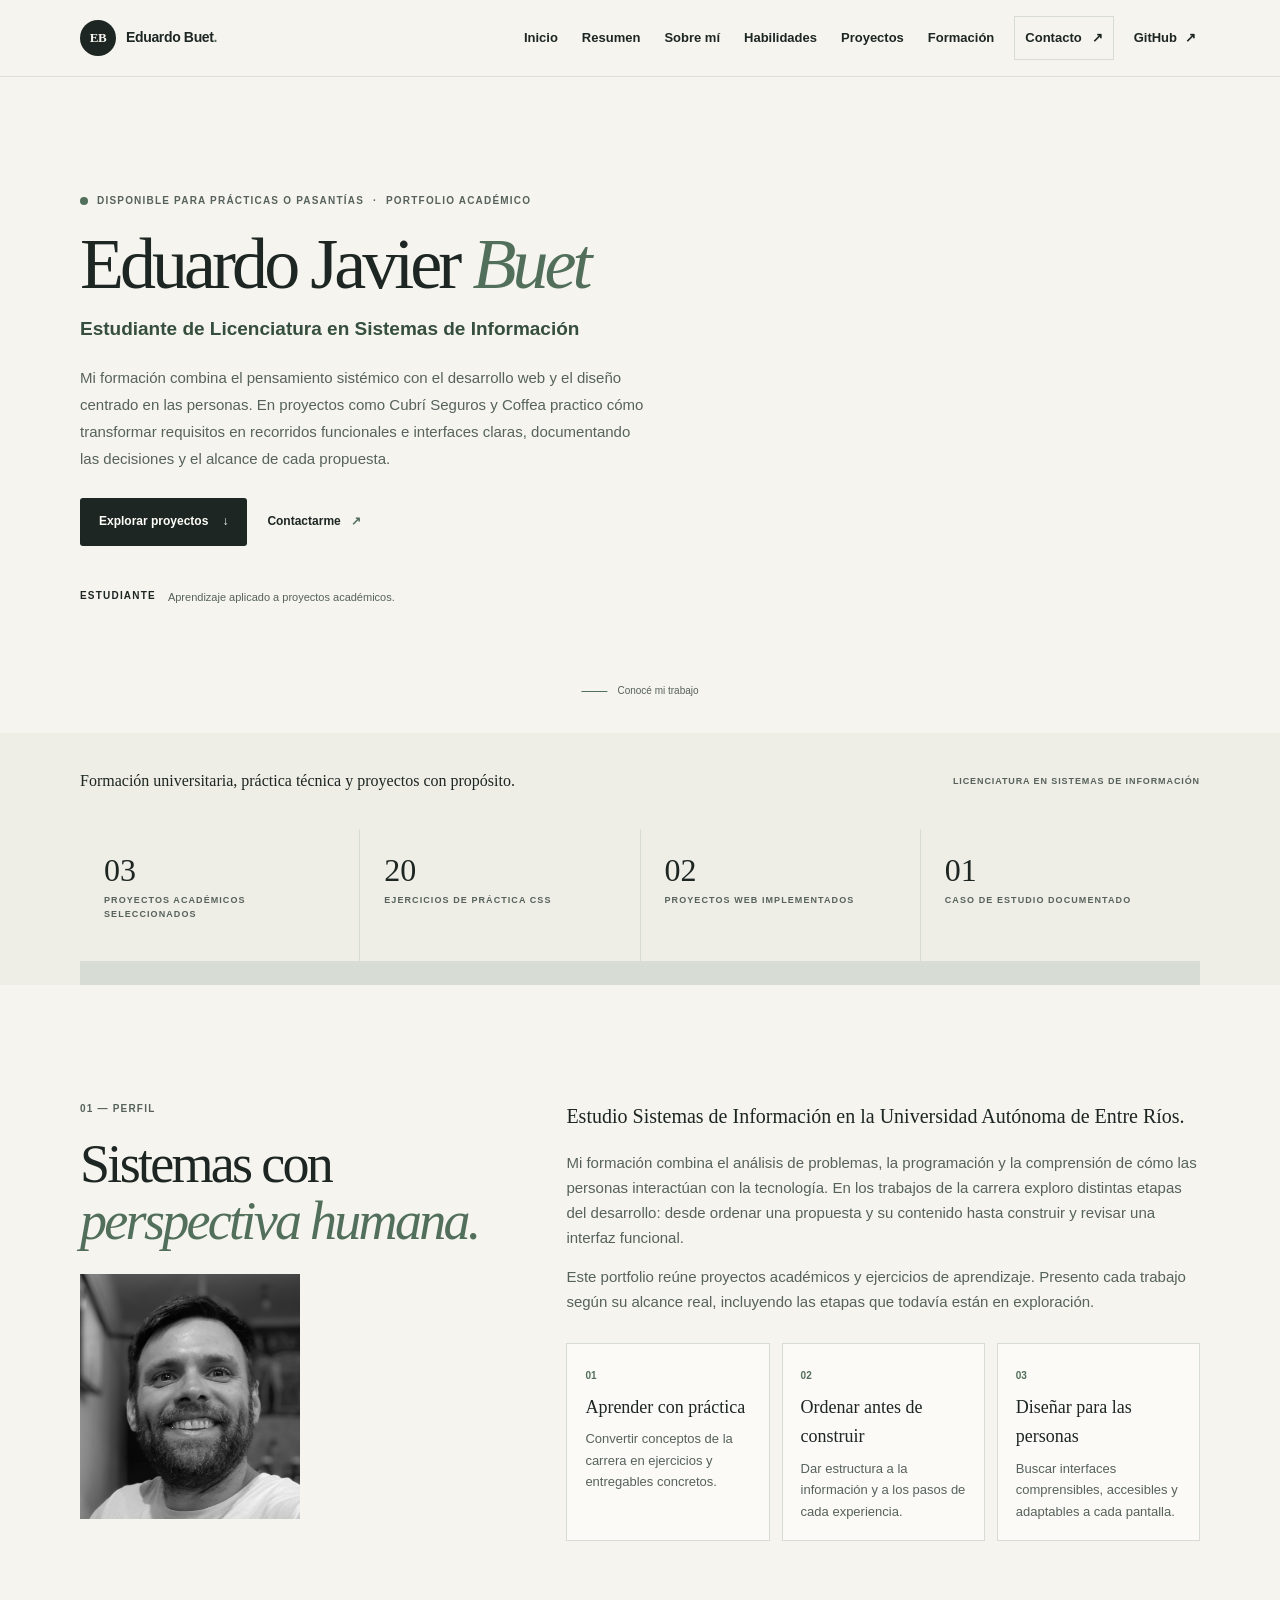
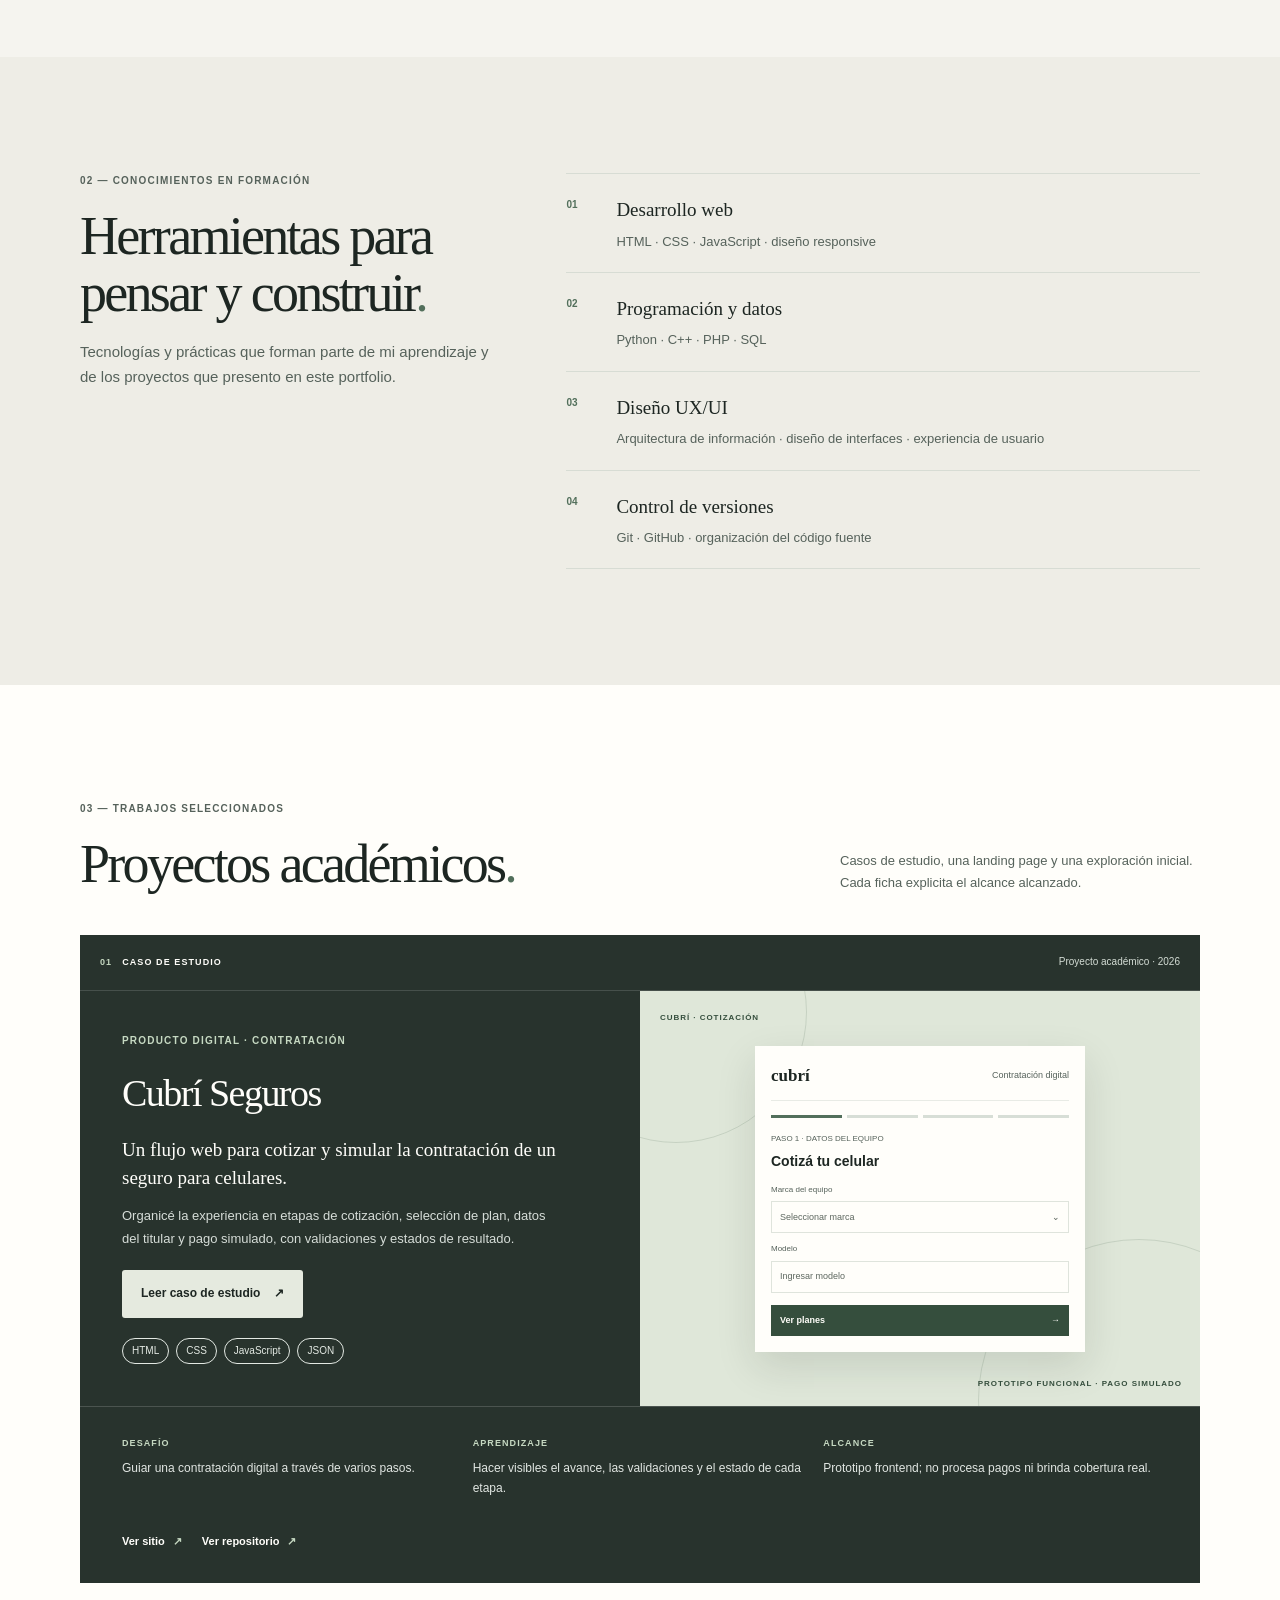
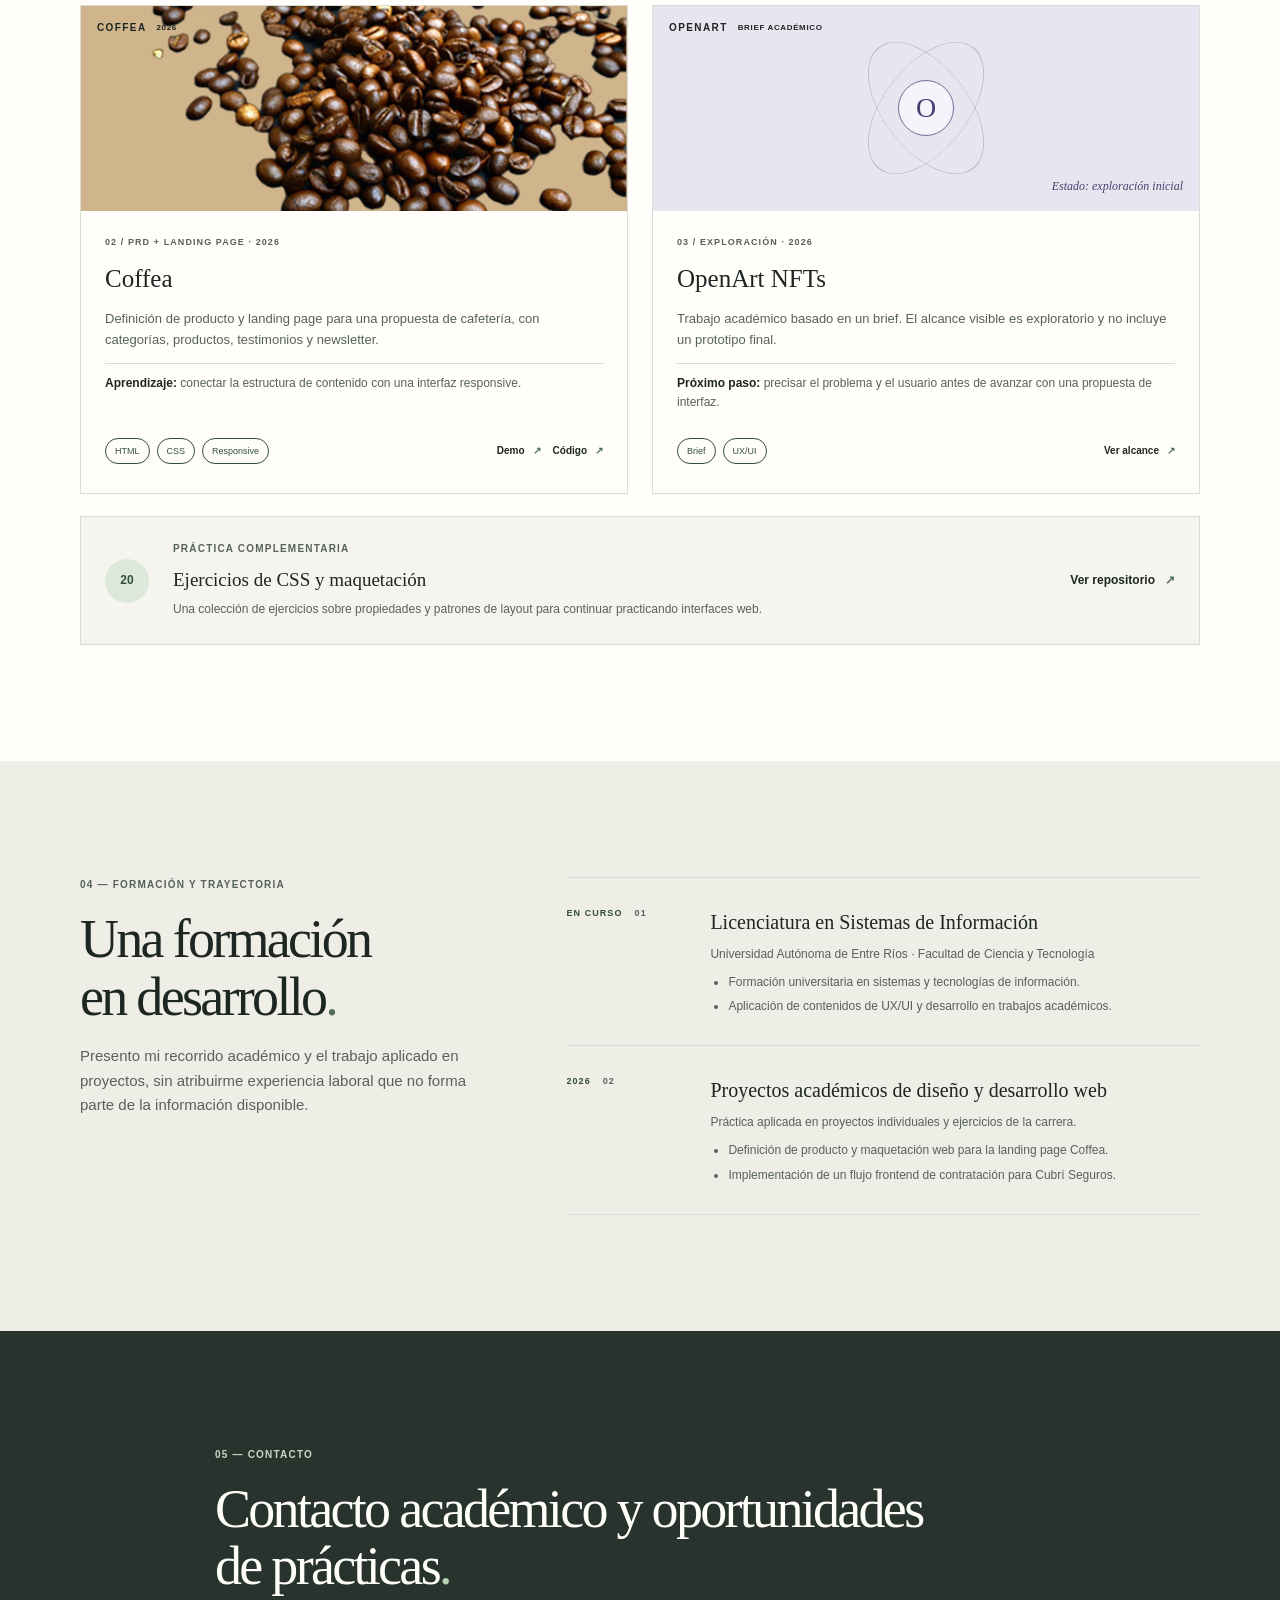
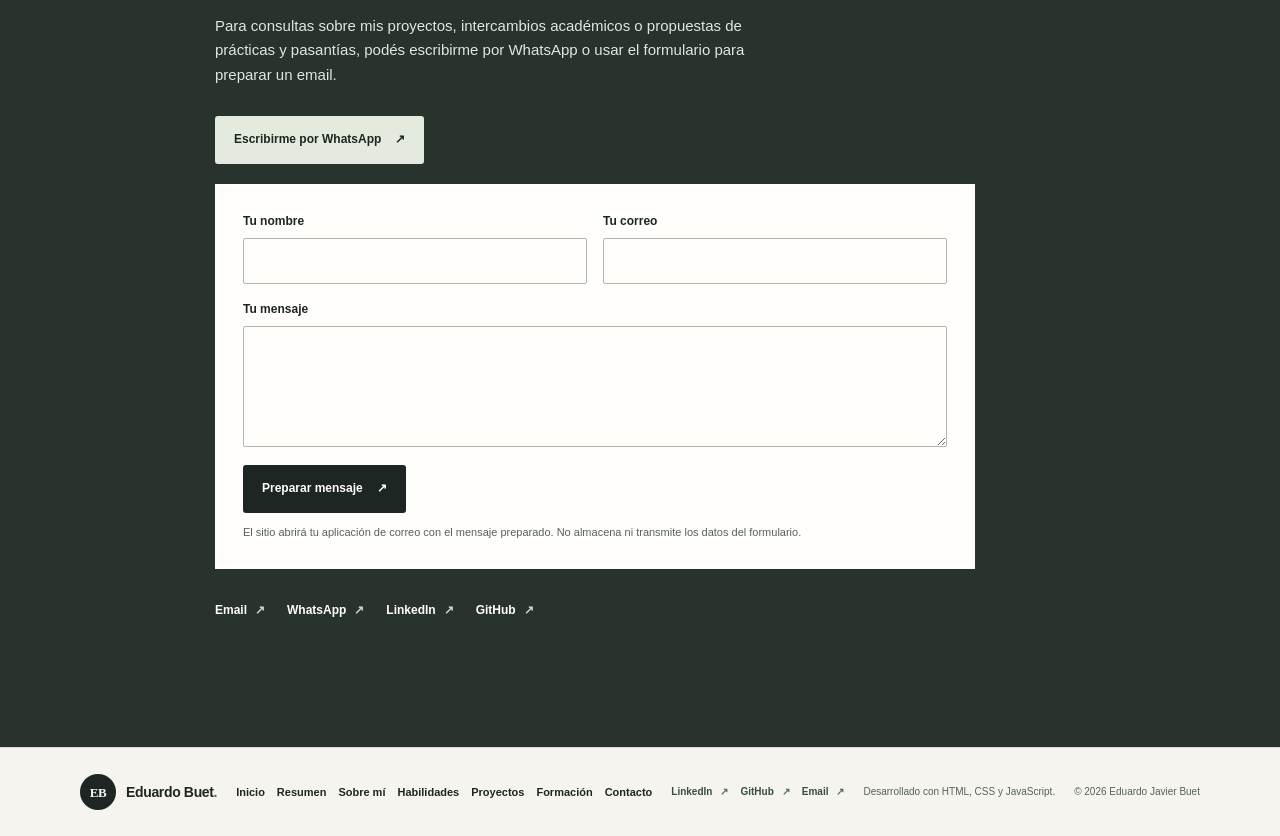
<file: index.html>
<!doctype html>
<html lang="es-AR">
  <head>
    <meta charset="utf-8" />
    <meta name="viewport" content="width=device-width, initial-scale=1" />
    <meta name="theme-color" content="#f5f4ef" />
    <meta
      name="description"
      content="Portfolio académico de Eduardo Javier Buet, estudiante de Licenciatura en Sistemas de Información en la UADER. Proyectos de desarrollo web, programación y UX/UI."
    />
    <meta property="og:type" content="website" />
    <meta property="og:title" content="Eduardo Javier Buet | Portfolio académico" />
    <meta
      property="og:description"
      content="Proyectos académicos de sistemas, desarrollo web y diseño UX/UI."
    />
    <meta property="og:url" content="https://eduardojbuet.github.io/curriculum_vitae/" />
    <meta property="og:locale" content="es_AR" />
    <meta
      property="og:image"
      content="https://eduardojbuet.github.io/curriculum_vitae/assets/eduardo-buet.jpg"
    />
    <link rel="canonical" href="https://eduardojbuet.github.io/curriculum_vitae/" />
    <link rel="icon" href="assets/favicon.svg" type="image/svg+xml" />
    <link rel="stylesheet" href="styles.css" />
    <script src="script.js" defer></script>
    <title>Eduardo Javier Buet | Portfolio académico</title>
  </head>
  <body>
    <a class="skip-link" href="#contenido">Saltar al contenido</a>

    <header class="site-header">
      <div class="container header-inner">
        <a class="wordmark" href="#inicio" aria-label="Eduardo Buet, inicio">
          <span class="wordmark-mark" aria-hidden="true">EB</span>
          <span>Eduardo Buet<span class="wordmark-dot">.</span></span>
        </a>

        <button
          class="menu-toggle"
          type="button"
          aria-expanded="false"
          aria-controls="main-nav"
          aria-label="Abrir menú"
        >
          <span></span>
          <span></span>
        </button>

        <nav class="main-nav" id="main-nav" aria-label="Navegación principal">
          <a href="#inicio">Inicio</a>
          <a href="#highlights">Resumen</a>
          <a href="#about">Sobre mí</a>
          <a href="#skills">Habilidades</a>
          <a href="#projects">Proyectos</a>
          <a href="#experience">Formación</a>
          <a class="nav-contact" href="#contact">Contacto <span aria-hidden="true">↗</span></a>
          <a
            class="nav-github"
            href="https://github.com/eduardojbuet/"
            target="_blank"
            rel="noopener noreferrer"
            aria-label="GitHub de Eduardo Buet, abre en una pestaña nueva"
          >
            GitHub <span aria-hidden="true">↗</span>
          </a>
        </nav>
      </div>
    </header>

    <main id="contenido">
      <section class="hero section-pad" id="inicio" aria-labelledby="hero-title">
        <div class="container hero-grid">
          <div class="hero-copy">
            <p class="eyebrow">
              <span class="status-dot" aria-hidden="true"></span>
              Disponible para prácticas o pasantías
              <span class="eyebrow-divider">·</span>
              Portfolio académico
            </p>
            <h1 id="hero-title">Eduardo Javier <span>Buet</span></h1>
            <p class="hero-role">Estudiante de Licenciatura en Sistemas de Información</p>
            <p class="hero-intro">
              Mi formación combina el pensamiento sistémico con el desarrollo web y el diseño
              centrado en las personas. En proyectos como Cubrí Seguros y Coffea practico cómo
              transformar requisitos en recorridos funcionales e interfaces claras, documentando
              las decisiones y el alcance de cada propuesta.
            </p>
            <div class="hero-actions">
              <a class="button button-dark" href="#projects">
                Explorar proyectos <span aria-hidden="true">↓</span>
              </a>
              <a class="text-link" href="#contact">
                Contactarme <span aria-hidden="true">↗</span>
              </a>
            </div>
            <p class="hero-footnote">
              <span class="hero-index">ESTUDIANTE</span>
              <span>Aprendizaje aplicado a proyectos académicos.</span>
            </p>
          </div>

        </div>
        <a class="scroll-cue" href="#highlights">
          <span class="scroll-line" aria-hidden="true"></span>
          Conocé mi trabajo
        </a>
      </section>

      <section class="intro-strip" id="highlights" aria-label="Resumen académico">
        <div class="container intro-strip-inner">
          <p>Formación universitaria, práctica técnica y proyectos con propósito.</p>
          <span>LICENCIATURA EN SISTEMAS DE INFORMACIÓN</span>
        </div>
        <div class="container metrics-grid">
          <article class="metric">
            <strong>03</strong>
            <span>proyectos académicos seleccionados</span>
          </article>
          <article class="metric">
            <strong>20</strong>
            <span>ejercicios de práctica CSS</span>
          </article>
          <article class="metric">
            <strong>02</strong>
            <span>proyectos web implementados</span>
          </article>
          <article class="metric">
            <strong>01</strong>
            <span>caso de estudio documentado</span>
          </article>
        </div>
      </section>

      <section class="section about section-pad" id="about" aria-labelledby="about-title">
        <div class="container about-grid">
          <div class="about-heading">
            <p class="eyebrow">01 — PERFIL</p>
            <h2 id="about-title">Sistemas con<br /><span>perspectiva humana.</span></h2>
            <figure class="about-portrait">
              <img
                src="assets/eduardo-buet.jpg"
                alt="Retrato de Eduardo Javier Buet"
                width="768"
                height="1024"
                loading="lazy"
              />
            </figure>
          </div>
          <div class="about-copy">
            <p class="about-lead">
              Estudio Sistemas de Información en la Universidad Autónoma de Entre Ríos.
            </p>
            <p>
              Mi formación combina el análisis de problemas, la programación y la comprensión de
              cómo las personas interactúan con la tecnología. En los trabajos de la carrera
              exploro distintas etapas del desarrollo: desde ordenar una propuesta y su contenido
              hasta construir y revisar una interfaz funcional.
            </p>
            <p>
              Este portfolio reúne proyectos académicos y ejercicios de aprendizaje. Presento
              cada trabajo según su alcance real, incluyendo las etapas que todavía están en
              exploración.
            </p>
            <div class="principles" aria-label="Principios de trabajo">
              <article class="principle">
                <span>01</span>
                <h3>Aprender con práctica</h3>
                <p>Convertir conceptos de la carrera en ejercicios y entregables concretos.</p>
              </article>
              <article class="principle">
                <span>02</span>
                <h3>Ordenar antes de construir</h3>
                <p>Dar estructura a la información y a los pasos de cada experiencia.</p>
              </article>
              <article class="principle">
                <span>03</span>
                <h3>Diseñar para las personas</h3>
                <p>Buscar interfaces comprensibles, accesibles y adaptables a cada pantalla.</p>
              </article>
            </div>
          </div>
        </div>
      </section>

      <section class="section toolkit section-pad" id="skills" aria-labelledby="skills-title">
        <div class="container toolkit-grid">
          <div class="section-intro">
            <p class="eyebrow">02 — CONOCIMIENTOS EN FORMACIÓN</p>
            <h2 id="skills-title">Herramientas para<br />pensar y construir<span>.</span></h2>
            <p>
              Tecnologías y prácticas que forman parte de mi aprendizaje y de los proyectos que
              presento en este portfolio.
            </p>
          </div>
          <div class="skill-list">
            <article class="skill-row">
              <span class="skill-number">01</span>
              <div>
                <h3>Desarrollo web</h3>
                <p>HTML · CSS · JavaScript · diseño responsive</p>
              </div>
            </article>
            <article class="skill-row">
              <span class="skill-number">02</span>
              <div>
                <h3>Programación y datos</h3>
                <p>Python · C++ · PHP · SQL</p>
              </div>
            </article>
            <article class="skill-row">
              <span class="skill-number">03</span>
              <div>
                <h3>Diseño UX/UI</h3>
                <p>Arquitectura de información · diseño de interfaces · experiencia de usuario</p>
              </div>
            </article>
            <article class="skill-row">
              <span class="skill-number">04</span>
              <div>
                <h3>Control de versiones</h3>
                <p>Git · GitHub · organización del código fuente</p>
              </div>
            </article>
          </div>
        </div>
      </section>

      <section class="section projects section-pad" id="projects" aria-labelledby="projects-title">
        <div class="container">
          <div class="section-heading">
            <div>
              <p class="eyebrow">03 — TRABAJOS SELECCIONADOS</p>
              <h2 id="projects-title">Proyectos académicos<span>.</span></h2>
            </div>
            <p class="section-aside">
              Casos de estudio, una landing page y una exploración inicial. Cada ficha explicita el
              alcance alcanzado.
            </p>
          </div>

          <article class="project-feature" aria-labelledby="cubri-title">
            <div class="feature-topline">
              <span class="project-type"><span class="type-mark">01</span> CASO DE ESTUDIO</span>
              <span class="project-meta">Proyecto académico · 2026</span>
            </div>
            <div class="feature-grid">
              <div class="feature-copy">
                <p class="project-kicker">PRODUCTO DIGITAL · CONTRATACIÓN</p>
                <h3 id="cubri-title">Cubrí Seguros</h3>
                <p class="feature-lead">
                  Un flujo web para cotizar y simular la contratación de un seguro para celulares.
                </p>
                <p>
                  Organicé la experiencia en etapas de cotización, selección de plan, datos del
                  titular y pago simulado, con validaciones y estados de resultado.
                </p>
                <a class="button button-light" href="caso-cubri-seguros.html">
                  Leer caso de estudio <span aria-hidden="true">↗</span>
                </a>
                <div class="tag-list" aria-label="Tecnologías utilizadas">
                  <span>HTML</span><span>CSS</span><span>JavaScript</span><span>JSON</span>
                </div>
              </div>
              <div class="feature-visual" aria-hidden="true">
                <span class="visual-caption">CUBRÍ · COTIZACIÓN</span>
                <div class="mock-window">
                  <div class="mock-header">
                    <strong>cubrí</strong><span>Contratación digital</span>
                  </div>
                  <div class="mock-progress"><i></i><i></i><i></i><i></i></div>
                  <p class="mock-kicker">PASO 1 · DATOS DEL EQUIPO</p>
                  <strong class="mock-title">Cotizá tu celular</strong>
                  <span class="mock-label">Marca del equipo</span>
                  <div class="mock-field">Seleccionar marca <span>⌄</span></div>
                  <span class="mock-label">Modelo</span>
                  <div class="mock-field">Ingresar modelo</div>
                  <div class="mock-button">Ver planes <span>→</span></div>
                </div>
                <span class="visual-note">PROTOTIPO FUNCIONAL · PAGO SIMULADO</span>
              </div>
            </div>
            <div class="project-outcome">
              <div><span>DESAFÍO</span><p>Guiar una contratación digital a través de varios pasos.</p></div>
              <div><span>APRENDIZAJE</span><p>Hacer visibles el avance, las validaciones y el estado de cada etapa.</p></div>
              <div><span>ALCANCE</span><p>Prototipo frontend; no procesa pagos ni brinda cobertura real.</p></div>
            </div>
            <div class="project-links">
              <a href="https://eduardojbuet.github.io/cubri-seguros/" target="_blank" rel="noopener noreferrer">
                Ver sitio <span aria-hidden="true">↗</span>
              </a>
              <a href="https://github.com/eduardojbuet/cubri-seguros" target="_blank" rel="noopener noreferrer">
                Ver repositorio <span aria-hidden="true">↗</span>
              </a>
            </div>
          </article>

          <div class="project-grid">
            <article class="project-card" aria-labelledby="coffea-title">
              <a
                class="card-art card-art-coffee"
                href="https://coffea-landing.netlify.app/"
                target="_blank"
                rel="noopener noreferrer"
                aria-label="Abrir la landing page de Coffea"
              >
                <img
                  src="assets/coffea-banner.png"
                  alt=""
                  width="1400"
                  height="500"
                  loading="lazy"
                />
                <span class="art-label">COFFEA <i>2026</i></span>
              </a>
              <div class="card-content">
                <p class="card-overline">02 / PRD + LANDING PAGE · 2026</p>
                <h3 id="coffea-title">Coffea</h3>
                <p>
                  Definición de producto y landing page para una propuesta de cafetería, con
                  categorías, productos, testimonios y newsletter.
                </p>
                <p class="card-learning">
                  <strong>Aprendizaje:</strong> conectar la estructura de contenido con una
                  interfaz responsive.
                </p>
                <div class="card-bottom">
                  <div class="tag-list" aria-label="Tecnologías utilizadas">
                    <span>HTML</span><span>CSS</span><span>Responsive</span>
                  </div>
                  <div class="project-links">
                    <a href="https://coffea-landing.netlify.app/" target="_blank" rel="noopener noreferrer">
                      Demo <span aria-hidden="true">↗</span>
                    </a>
                    <a href="https://github.com/eduardojbuet/coffea-landing" target="_blank" rel="noopener noreferrer">
                      Código <span aria-hidden="true">↗</span>
                    </a>
                  </div>
                </div>
              </div>
            </article>

            <article class="project-card" aria-labelledby="openart-title">
              <a
                class="openart-art"
                href="proyecto-openart.html"
                aria-label="Leer el estado actual de la exploración OpenArt NFTs"
              >
                <span class="art-label">OPENART <i>BRIEF ACADÉMICO</i></span>
                <span class="openart-orbit orbit-one"></span>
                <span class="openart-orbit orbit-two"></span>
                <span class="openart-object" aria-hidden="true">O</span>
                <span class="openart-caption">Estado: exploración inicial</span>
              </a>
              <div class="card-content">
                <p class="card-overline">03 / EXPLORACIÓN · 2026</p>
                <h3 id="openart-title">OpenArt NFTs</h3>
                <p>
                  Trabajo académico basado en un brief. El alcance visible es exploratorio y no
                  incluye un prototipo final.
                </p>
                <p class="card-learning">
                  <strong>Próximo paso:</strong> precisar el problema y el usuario antes de avanzar
                  con una propuesta de interfaz.
                </p>
                <div class="card-bottom">
                  <div class="tag-list" aria-label="Áreas del proyecto">
                    <span>Brief</span><span>UX/UI</span>
                  </div>
                  <a class="project-link" href="proyecto-openart.html">
                    Ver alcance <span aria-hidden="true">↗</span>
                  </a>
                </div>
              </div>
            </article>
          </div>

          <aside class="practice-note">
            <span class="practice-icon" aria-hidden="true">20</span>
            <div>
              <p class="eyebrow">PRÁCTICA COMPLEMENTARIA</p>
              <h3>Ejercicios de CSS y maquetación</h3>
              <p>
                Una colección de ejercicios sobre propiedades y patrones de layout para continuar
                practicando interfaces web.
              </p>
            </div>
            <a
              class="text-link"
              href="https://github.com/eduardojbuet/tp_uxui"
              target="_blank"
              rel="noopener noreferrer"
            >
              Ver repositorio <span aria-hidden="true">↗</span>
            </a>
          </aside>
        </div>
      </section>

      <section class="section formation section-pad" id="experience" aria-labelledby="formation-title">
        <div class="container formation-grid">
          <div class="section-intro">
            <p class="eyebrow">04 — FORMACIÓN Y TRAYECTORIA</p>
            <h2 id="formation-title">Una formación<br />en desarrollo<span>.</span></h2>
            <p>
              Presento mi recorrido académico y el trabajo aplicado en proyectos, sin atribuirme
              experiencia laboral que no forma parte de la información disponible.
            </p>
          </div>
          <div class="timeline">
            <article class="timeline-item">
              <div class="timeline-date"><span>EN CURSO</span><span>01</span></div>
              <div class="timeline-content">
                <h3>Licenciatura en Sistemas de Información</h3>
                <p>Universidad Autónoma de Entre Ríos · Facultad de Ciencia y Tecnología</p>
                <ul>
                  <li>Formación universitaria en sistemas y tecnologías de información.</li>
                  <li>Aplicación de contenidos de UX/UI y desarrollo en trabajos académicos.</li>
                </ul>
              </div>
            </article>
            <article class="timeline-item">
              <div class="timeline-date"><span>2026</span><span>02</span></div>
              <div class="timeline-content">
                <h3>Proyectos académicos de diseño y desarrollo web</h3>
                <p>Práctica aplicada en proyectos individuales y ejercicios de la carrera.</p>
                <ul>
                  <li>Definición de producto y maquetación web para la landing page Coffea.</li>
                  <li>Implementación de un flujo frontend de contratación para Cubrí Seguros.</li>
                </ul>
              </div>
            </article>
          </div>
        </div>
      </section>

      <section class="section contact section-pad" id="contact" aria-labelledby="contact-title">
        <div class="container contact-inner">
          <p class="eyebrow">05 — CONTACTO</p>
          <h2 id="contact-title">Contacto académico y oportunidades de prácticas<span>.</span></h2>
          <p class="contact-copy">
            Para consultas sobre mis proyectos, intercambios académicos o propuestas de prácticas
            y pasantías, podés escribirme por WhatsApp o usar el formulario para preparar un email.
          </p>
          <a
            class="button button-light contact-whatsapp"
            href="https://wa.me/5493442667562?text=Hola%2C%20Eduardo.%20Vi%20tu%20portfolio%20y%20me%20gustar%C3%ADa%20consultarte%20sobre%20tus%20proyectos."
            target="_blank"
            rel="noopener noreferrer"
            aria-label="Escribirle a Eduardo por WhatsApp; abre en una pestaña nueva"
          >
            Escribirme por WhatsApp <span aria-hidden="true">↗</span>
          </a>
          <form class="contact-form" id="contact-form">
            <div class="contact-form-fields">
              <div class="contact-field">
                <label for="contact-name">Tu nombre</label>
                <input
                  id="contact-name"
                  name="name"
                  type="text"
                  autocomplete="name"
                  maxlength="80"
                  required
                />
              </div>
              <div class="contact-field">
                <label for="contact-email">Tu correo</label>
                <input
                  id="contact-email"
                  name="email"
                  type="email"
                  autocomplete="email"
                  maxlength="254"
                  required
                />
              </div>
              <div class="contact-field contact-field-message">
                <label for="contact-message">Tu mensaje</label>
                <textarea
                  id="contact-message"
                  name="message"
                  rows="4"
                  maxlength="2000"
                  required
                ></textarea>
              </div>
            </div>
            <button class="button button-dark contact-button" type="submit">
              Preparar mensaje <span aria-hidden="true">↗</span>
            </button>
            <p class="contact-form-note">
              El sitio abrirá tu aplicación de correo con el mensaje preparado. No almacena ni
              transmite los datos del formulario.
            </p>
            <p class="contact-form-status" id="contact-form-status" role="status" aria-live="polite"></p>
          </form>
          <div class="social-links" aria-label="Redes y contacto">
            <a href="mailto:bueteduardoj@gmail.com">Email <span aria-hidden="true">↗</span></a>
            <a
              href="https://wa.me/5493442667562?text=Hola%2C%20Eduardo.%20Vi%20tu%20portfolio%20y%20me%20gustar%C3%ADa%20consultarte%20sobre%20tus%20proyectos."
              target="_blank"
              rel="noopener noreferrer"
              aria-label="WhatsApp de Eduardo, abre en una pestaña nueva"
            >
              WhatsApp <span aria-hidden="true">↗</span>
            </a>
            <a
              href="https://www.linkedin.com/in/eduardo-buet-22a31683/"
              target="_blank"
              rel="noopener noreferrer"
            >
              LinkedIn <span aria-hidden="true">↗</span>
            </a>
            <a
              href="https://github.com/eduardojbuet/"
              target="_blank"
              rel="noopener noreferrer"
            >
              GitHub <span aria-hidden="true">↗</span>
            </a>
          </div>
        </div>
      </section>
    </main>

    <footer class="site-footer">
      <div class="container footer-inner">
        <a class="wordmark footer-wordmark" href="#inicio">
          <span class="wordmark-mark" aria-hidden="true">EB</span>
          <span>Eduardo Buet<span class="wordmark-dot">.</span></span>
        </a>
        <nav class="footer-nav" aria-label="Navegación del pie de página">
          <a href="#inicio">Inicio</a>
          <a href="#highlights">Resumen</a>
          <a href="#about">Sobre mí</a>
          <a href="#skills">Habilidades</a>
          <a href="#projects">Proyectos</a>
          <a href="#experience">Formación</a>
          <a href="#contact">Contacto</a>
        </nav>
        <div class="social-links footer-social-links" aria-label="Redes sociales">
          <a
            href="https://www.linkedin.com/in/eduardo-buet-22a31683/"
            target="_blank"
            rel="noopener noreferrer"
          >
            LinkedIn <span aria-hidden="true">↗</span>
          </a>
          <a href="https://github.com/eduardojbuet/" target="_blank" rel="noopener noreferrer">
            GitHub <span aria-hidden="true">↗</span>
          </a>
          <a href="mailto:bueteduardoj@gmail.com">Email <span aria-hidden="true">↗</span></a>
        </div>
        <p>Desarrollado con HTML, CSS y JavaScript.</p>
        <p>© <span id="year"></span> Eduardo Javier Buet</p>
      </div>
    </footer>
  </body>
</html>
</file>
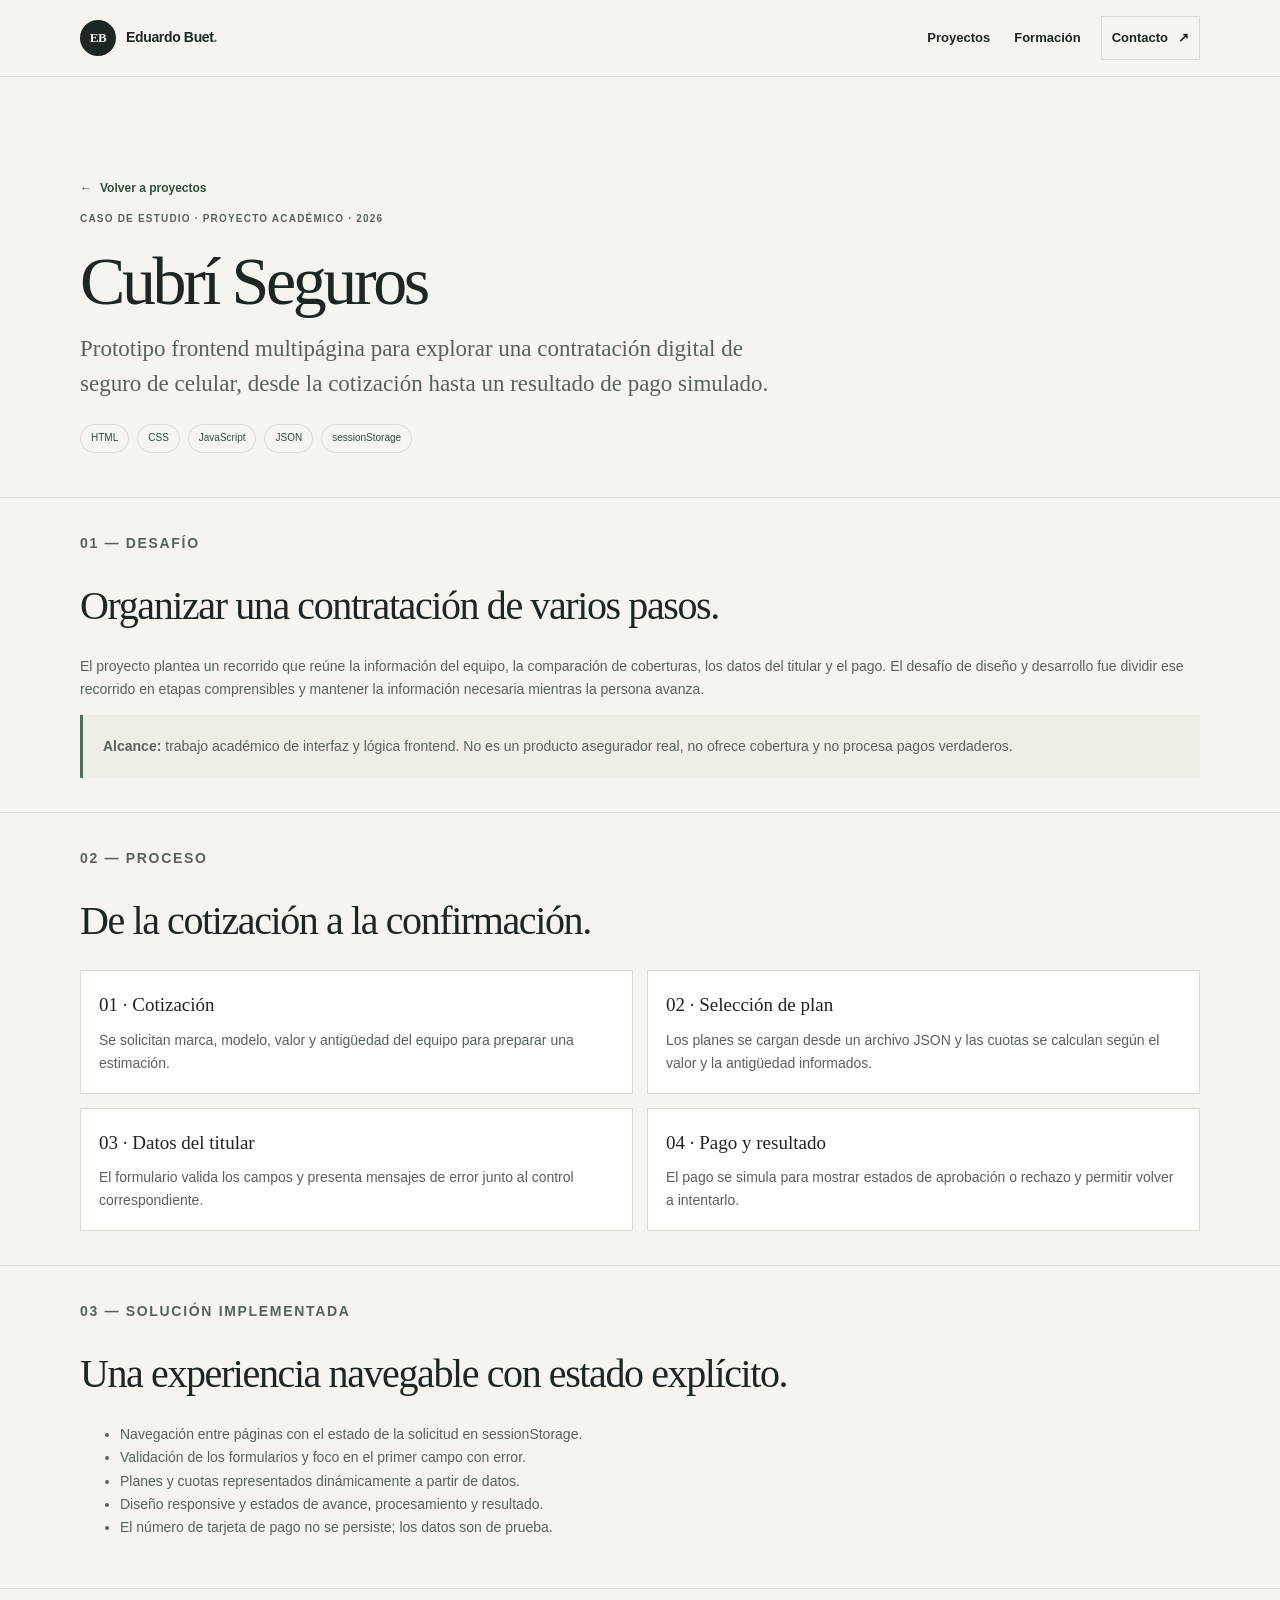
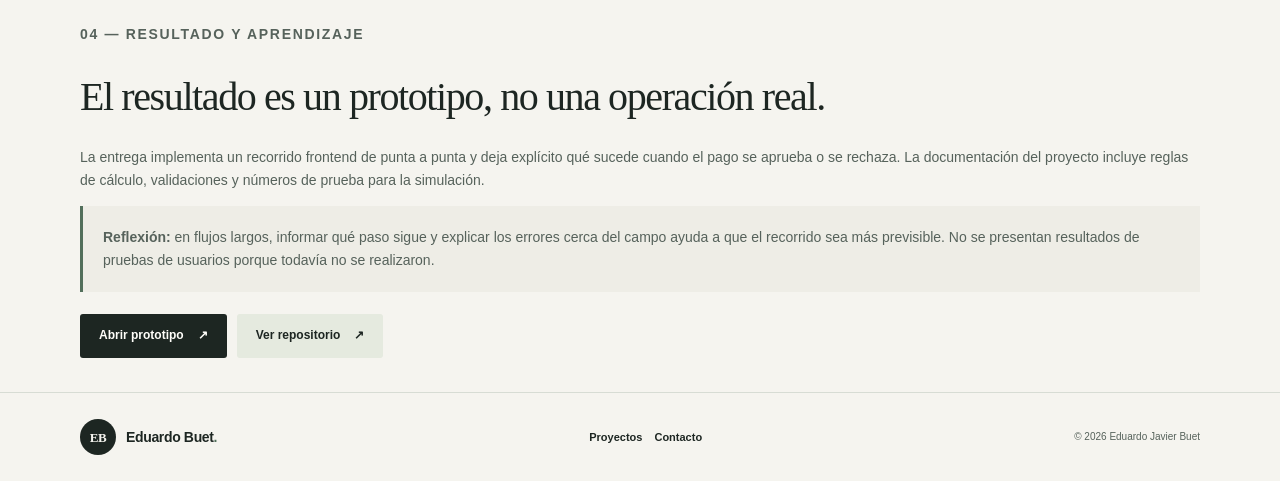
<file: caso-cubri-seguros.html>
<!doctype html>
<html lang="es-AR">
  <head>
    <meta charset="utf-8" />
    <meta name="viewport" content="width=device-width, initial-scale=1" />
    <meta name="theme-color" content="#f5f4ef" />
    <meta
      name="description"
      content="Caso de estudio académico de Cubrí Seguros: diseño e implementación frontend de un flujo multipaso de contratación simulada."
    />
    <meta property="og:type" content="article" />
    <meta property="og:title" content="Cubrí Seguros | Caso de estudio de Eduardo Buet" />
    <meta
      property="og:description"
      content="Desafío, proceso, solución y alcance real del prototipo académico de contratación digital."
    />
    <meta
      property="og:url"
      content="https://eduardojbuet.github.io/curriculum_vitae/caso-cubri-seguros.html"
    />
    <meta
      property="og:image"
      content="https://eduardojbuet.github.io/curriculum_vitae/assets/eduardo-buet.jpg"
    />
    <link rel="icon" href="assets/favicon.svg" type="image/svg+xml" />
    <link rel="stylesheet" href="styles.css" />
    <script src="script.js" defer></script>
    <title>Cubrí Seguros | Caso de estudio académico</title>
  </head>
  <body class="detail-page">
    <a class="skip-link" href="#contenido">Saltar al contenido</a>

    <header class="site-header">
      <div class="container header-inner">
        <a class="wordmark" href="index.html#inicio" aria-label="Eduardo Buet, inicio">
          <span class="wordmark-mark" aria-hidden="true">EB</span>
          <span>Eduardo Buet<span class="wordmark-dot">.</span></span>
        </a>
        <button
          class="menu-toggle"
          type="button"
          aria-expanded="false"
          aria-controls="main-nav"
          aria-label="Abrir menú"
        >
          <span></span>
          <span></span>
        </button>
        <nav class="main-nav" aria-label="Navegación principal">
          <a href="index.html#projects">Proyectos</a>
          <a href="index.html#experience">Formación</a>
          <a class="nav-contact" href="index.html#contact">Contacto <span aria-hidden="true">↗</span></a>
        </nav>
      </div>
    </header>

    <main id="contenido">
      <section class="container detail-hero" aria-labelledby="case-title">
        <a class="detail-back" href="index.html#projects">
          <span aria-hidden="true">←</span> Volver a proyectos
        </a>
        <p class="eyebrow">CASO DE ESTUDIO · PROYECTO ACADÉMICO · 2026</p>
        <h1 id="case-title">Cubrí Seguros</h1>
        <p class="detail-lead">
          Prototipo frontend multipágina para explorar una contratación digital de seguro de
          celular, desde la cotización hasta un resultado de pago simulado.
        </p>
        <div class="detail-meta" aria-label="Tecnologías del proyecto">
          <span>HTML</span><span>CSS</span><span>JavaScript</span><span>JSON</span>
          <span>sessionStorage</span>
        </div>
      </section>

      <section class="detail-section" aria-labelledby="challenge-title">
        <div class="container">
          <p class="eyebrow">01 — DESAFÍO</p>
          <h2 id="challenge-title">Organizar una contratación de varios pasos.</h2>
          <p>
            El proyecto plantea un recorrido que reúne la información del equipo, la comparación de
            coberturas, los datos del titular y el pago. El desafío de diseño y desarrollo fue
            dividir ese recorrido en etapas comprensibles y mantener la información necesaria
            mientras la persona avanza.
          </p>
          <div class="detail-callout">
            <p>
              <strong>Alcance:</strong> trabajo académico de interfaz y lógica frontend. No es un
              producto asegurador real, no ofrece cobertura y no procesa pagos verdaderos.
            </p>
          </div>
        </div>
      </section>

      <section class="detail-section" aria-labelledby="process-title">
        <div class="container">
          <p class="eyebrow">02 — PROCESO</p>
          <h2 id="process-title">De la cotización a la confirmación.</h2>
          <div class="detail-grid">
            <article class="detail-card">
              <h3>01 · Cotización</h3>
              <p>
                Se solicitan marca, modelo, valor y antigüedad del equipo para preparar una
                estimación.
              </p>
            </article>
            <article class="detail-card">
              <h3>02 · Selección de plan</h3>
              <p>
                Los planes se cargan desde un archivo JSON y las cuotas se calculan según el valor
                y la antigüedad informados.
              </p>
            </article>
            <article class="detail-card">
              <h3>03 · Datos del titular</h3>
              <p>
                El formulario valida los campos y presenta mensajes de error junto al control
                correspondiente.
              </p>
            </article>
            <article class="detail-card">
              <h3>04 · Pago y resultado</h3>
              <p>
                El pago se simula para mostrar estados de aprobación o rechazo y permitir volver a
                intentarlo.
              </p>
            </article>
          </div>
        </div>
      </section>

      <section class="detail-section" aria-labelledby="implementation-title">
        <div class="container">
          <p class="eyebrow">03 — SOLUCIÓN IMPLEMENTADA</p>
          <h2 id="implementation-title">Una experiencia navegable con estado explícito.</h2>
          <ul>
            <li>Navegación entre páginas con el estado de la solicitud en sessionStorage.</li>
            <li>Validación de los formularios y foco en el primer campo con error.</li>
            <li>Planes y cuotas representados dinámicamente a partir de datos.</li>
            <li>Diseño responsive y estados de avance, procesamiento y resultado.</li>
            <li>El número de tarjeta de pago no se persiste; los datos son de prueba.</li>
          </ul>
        </div>
      </section>

      <section class="detail-section" aria-labelledby="outcome-title">
        <div class="container">
          <p class="eyebrow">04 — RESULTADO Y APRENDIZAJE</p>
          <h2 id="outcome-title">El resultado es un prototipo, no una operación real.</h2>
          <p>
            La entrega implementa un recorrido frontend de punta a punta y deja explícito qué
            sucede cuando el pago se aprueba o se rechaza. La documentación del proyecto incluye
            reglas de cálculo, validaciones y números de prueba para la simulación.
          </p>
          <div class="detail-callout">
            <p>
              <strong>Reflexión:</strong> en flujos largos, informar qué paso sigue y explicar los
              errores cerca del campo ayuda a que el recorrido sea más previsible. No se presentan
              resultados de pruebas de usuarios porque todavía no se realizaron.
            </p>
          </div>
          <div class="detail-links">
            <a
              class="button button-dark"
              href="https://eduardojbuet.github.io/cubri-seguros/"
              target="_blank"
              rel="noopener noreferrer"
            >
              Abrir prototipo <span aria-hidden="true">↗</span>
            </a>
            <a
              class="button button-light"
              href="https://github.com/eduardojbuet/cubri-seguros"
              target="_blank"
              rel="noopener noreferrer"
            >
              Ver repositorio <span aria-hidden="true">↗</span>
            </a>
          </div>
        </div>
      </section>
    </main>

    <footer class="site-footer">
      <div class="container footer-inner">
        <a class="wordmark footer-wordmark" href="index.html#inicio">
          <span class="wordmark-mark" aria-hidden="true">EB</span>
          <span>Eduardo Buet<span class="wordmark-dot">.</span></span>
        </a>
        <nav class="footer-nav" aria-label="Navegación del pie de página">
          <a href="index.html#projects">Proyectos</a>
          <a href="index.html#contact">Contacto</a>
        </nav>
        <p>© <span id="year"></span> Eduardo Javier Buet</p>
      </div>
    </footer>
  </body>
</html>
</file>
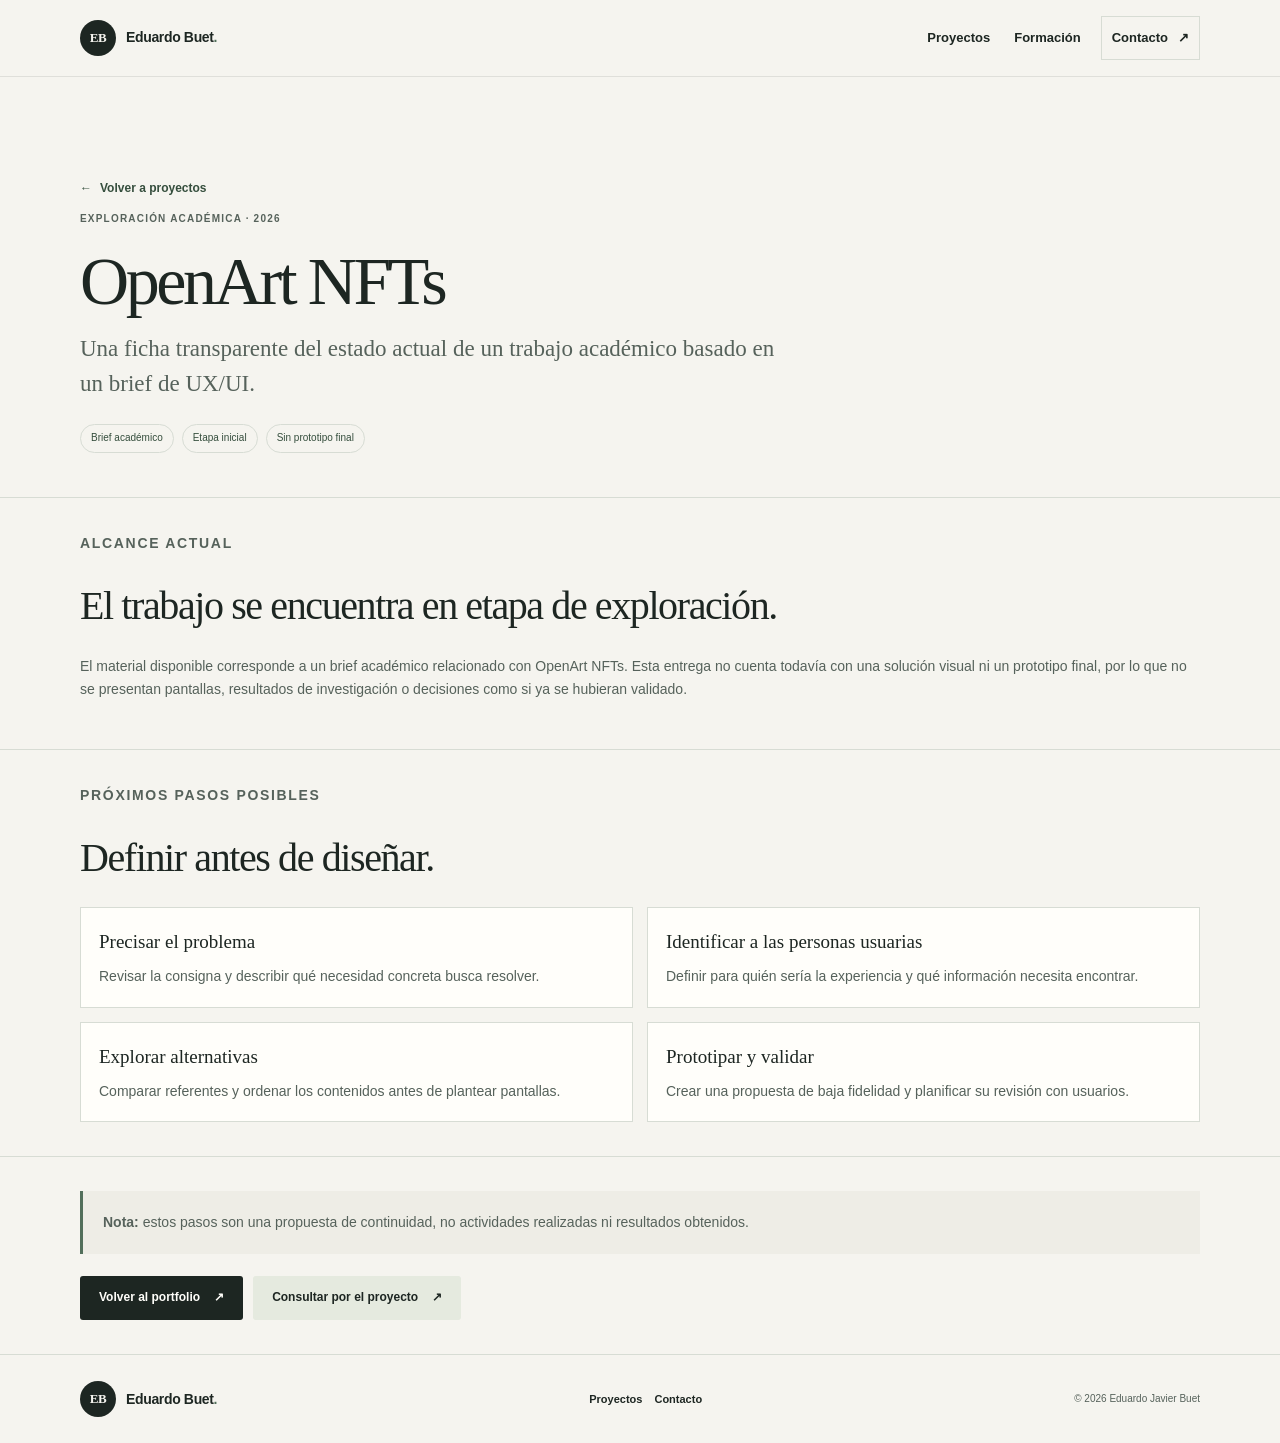
<file: proyecto-openart.html>
<!doctype html>
<html lang="es-AR">
  <head>
    <meta charset="utf-8" />
    <meta name="viewport" content="width=device-width, initial-scale=1" />
    <meta name="theme-color" content="#f5f4ef" />
    <meta
      name="description"
      content="Estado y alcance de la exploración académica OpenArt NFTs de Eduardo Javier Buet."
    />
    <meta property="og:type" content="article" />
    <meta property="og:title" content="OpenArt NFTs | Exploración académica" />
    <meta
      property="og:description"
      content="Ficha de alcance de un brief académico en etapa inicial, sin prototipo final."
    />
    <meta property="og:url" content="https://eduardojbuet.github.io/curriculum_vitae/proyecto-openart.html" />
    <meta
      property="og:image"
      content="https://eduardojbuet.github.io/curriculum_vitae/assets/eduardo-buet.jpg"
    />
    <link rel="icon" href="assets/favicon.svg" type="image/svg+xml" />
    <link rel="stylesheet" href="styles.css" />
    <script src="script.js" defer></script>
    <title>OpenArt NFTs | Exploración académica</title>
  </head>
  <body class="detail-page">
    <a class="skip-link" href="#contenido">Saltar al contenido</a>

    <header class="site-header">
      <div class="container header-inner">
        <a class="wordmark" href="index.html#inicio" aria-label="Eduardo Buet, inicio">
          <span class="wordmark-mark" aria-hidden="true">EB</span>
          <span>Eduardo Buet<span class="wordmark-dot">.</span></span>
        </a>
        <button
          class="menu-toggle"
          type="button"
          aria-expanded="false"
          aria-controls="main-nav"
          aria-label="Abrir menú"
        >
          <span></span>
          <span></span>
        </button>
        <nav class="main-nav" aria-label="Navegación principal">
          <a href="index.html#projects">Proyectos</a>
          <a href="index.html#experience">Formación</a>
          <a class="nav-contact" href="index.html#contact">Contacto <span aria-hidden="true">↗</span></a>
        </nav>
      </div>
    </header>

    <main id="contenido">
      <section class="container detail-hero" aria-labelledby="openart-title">
        <a class="detail-back" href="index.html#projects">
          <span aria-hidden="true">←</span> Volver a proyectos
        </a>
        <p class="eyebrow">EXPLORACIÓN ACADÉMICA · 2026</p>
        <h1 id="openart-title">OpenArt NFTs</h1>
        <p class="detail-lead">
          Una ficha transparente del estado actual de un trabajo académico basado en un brief de
          UX/UI.
        </p>
        <div class="detail-meta" aria-label="Estado del proyecto">
          <span>Brief académico</span><span>Etapa inicial</span><span>Sin prototipo final</span>
        </div>
      </section>

      <section class="detail-section" aria-labelledby="scope-title">
        <div class="container">
          <p class="eyebrow">ALCANCE ACTUAL</p>
          <h2 id="scope-title">El trabajo se encuentra en etapa de exploración.</h2>
          <p>
            El material disponible corresponde a un brief académico relacionado con OpenArt NFTs.
            Esta entrega no cuenta todavía con una solución visual ni un prototipo final, por lo que
            no se presentan pantallas, resultados de investigación o decisiones como si ya se
            hubieran validado.
          </p>
        </div>
      </section>

      <section class="detail-section" aria-labelledby="next-title">
        <div class="container">
          <p class="eyebrow">PRÓXIMOS PASOS POSIBLES</p>
          <h2 id="next-title">Definir antes de diseñar.</h2>
          <div class="detail-grid">
            <article class="detail-card">
              <h3>Precisar el problema</h3>
              <p>Revisar la consigna y describir qué necesidad concreta busca resolver.</p>
            </article>
            <article class="detail-card">
              <h3>Identificar a las personas usuarias</h3>
              <p>Definir para quién sería la experiencia y qué información necesita encontrar.</p>
            </article>
            <article class="detail-card">
              <h3>Explorar alternativas</h3>
              <p>Comparar referentes y ordenar los contenidos antes de plantear pantallas.</p>
            </article>
            <article class="detail-card">
              <h3>Prototipar y validar</h3>
              <p>Crear una propuesta de baja fidelidad y planificar su revisión con usuarios.</p>
            </article>
          </div>
        </div>
      </section>

      <section class="detail-section" aria-labelledby="return-title">
        <div class="container">
          <div class="detail-callout">
            <p>
              <strong>Nota:</strong> estos pasos son una propuesta de continuidad, no actividades
              realizadas ni resultados obtenidos.
            </p>
          </div>
          <div class="detail-links">
            <a class="button button-dark" href="index.html#projects">
              Volver al portfolio <span aria-hidden="true">↗</span>
            </a>
            <a class="button button-light" href="mailto:bueteduardoj@gmail.com?subject=Consulta%20sobre%20OpenArt%20NFTs">
              Consultar por el proyecto <span aria-hidden="true">↗</span>
            </a>
          </div>
          <h2 class="visually-hidden" id="return-title">Volver a los proyectos</h2>
        </div>
      </section>
    </main>

    <footer class="site-footer">
      <div class="container footer-inner">
        <a class="wordmark footer-wordmark" href="index.html#inicio">
          <span class="wordmark-mark" aria-hidden="true">EB</span>
          <span>Eduardo Buet<span class="wordmark-dot">.</span></span>
        </a>
        <nav class="footer-nav" aria-label="Navegación del pie de página">
          <a href="index.html#projects">Proyectos</a>
          <a href="index.html#contact">Contacto</a>
        </nav>
        <p>© <span id="year"></span> Eduardo Javier Buet</p>
      </div>
    </footer>
  </body>
</html>
</file>
<file: styles.css>
@charset "UTF-8";

:root {
  color-scheme: light;
  --paper: #f5f4ef;
  --paper-soft: #eeede6;
  --surface: #fffefa;
  --ink: #1d2622;
  --muted: #56625b;
  --line: #d7dcd4;
  --green: #526f5b;
  --green-dark: #354e3d;
  --green-soft: #dce8da;
  --gold: #8d6a2f;
  --white: #fffefa;
  --serif: Georgia, "Times New Roman", serif;
  --sans: "Segoe UI", "Helvetica Neue", Arial, sans-serif;
  --container: 1120px;
  --header-height: 72px;
}

* {
  box-sizing: border-box;
}

html {
  scroll-behavior: smooth;
  scroll-padding-top: calc(var(--header-height) + 16px);
}

body {
  min-width: 320px;
  margin: 0;
  color: var(--ink);
  background: var(--paper);
  font-family: var(--sans);
  font-size: 15px;
  line-height: 1.65;
  -webkit-font-smoothing: antialiased;
}

body.menu-open {
  overflow: hidden;
}

a {
  color: inherit;
}

button,
input,
textarea {
  font: inherit;
}

button,
a {
  -webkit-tap-highlight-color: transparent;
}

a:focus-visible,
button:focus-visible,
input:focus-visible,
textarea:focus-visible {
  outline: 3px solid var(--green);
  outline-offset: 4px;
}

button:focus:not(:focus-visible),
a:focus:not(:focus-visible) {
  outline: none;
}

::selection {
  color: var(--ink);
  background: #d0e0cb;
}

img {
  display: block;
  max-width: 100%;
}

h1,
h2,
h3,
h4,
p {
  margin-top: 0;
}

.container {
  width: min(var(--container), calc(100% - 40px));
  margin-inline: auto;
}

.section-pad {
  padding-block: 76px;
}

.skip-link {
  position: fixed;
  z-index: 100;
  top: 12px;
  left: 12px;
  padding: 10px 16px;
  transform: translateY(-160%);
  border-radius: 4px;
  color: var(--white);
  background: var(--ink);
  text-decoration: none;
}

.skip-link:focus {
  transform: translateY(0);
}

.visually-hidden {
  position: absolute;
  width: 1px;
  height: 1px;
  overflow: hidden;
  clip: rect(0, 0, 0, 0);
  white-space: nowrap;
  clip-path: inset(50%);
}

.site-header {
  position: sticky;
  z-index: 20;
  top: 0;
  border-bottom: 1px solid rgb(29 38 34 / 10%);
  background: rgb(245 244 239 / 96%);
  backdrop-filter: blur(14px);
}

.header-inner {
  display: flex;
  min-height: var(--header-height);
  align-items: center;
  justify-content: space-between;
  gap: 20px;
}

.wordmark {
  display: inline-flex;
  min-height: 44px;
  align-items: center;
  gap: 10px;
  text-decoration: none;
  font-size: 14px;
  font-weight: 700;
  letter-spacing: -0.025em;
}

.wordmark-mark {
  display: grid;
  width: 36px;
  height: 36px;
  flex: 0 0 36px;
  place-items: center;
  border-radius: 50%;
  color: var(--paper);
  background: var(--ink);
  font-family: var(--serif);
  font-size: 13px;
}

.wordmark-dot,
.section-heading h2 > span,
.section-intro h2 > span,
.contact h2 > span {
  color: var(--green);
}

.menu-toggle {
  display: grid;
  width: 44px;
  height: 44px;
  flex: 0 0 44px;
  place-content: center;
  gap: 6px;
  border: 1px solid var(--line);
  border-radius: 4px;
  color: var(--ink);
  background: transparent;
  cursor: pointer;
}

.menu-toggle span {
  display: block;
  width: 18px;
  height: 1.5px;
  background: currentColor;
  transition: transform 160ms ease;
}

.menu-toggle[aria-expanded="true"] span:first-child {
  transform: translateY(3.75px) rotate(45deg);
}

.menu-toggle[aria-expanded="true"] span:last-child {
  transform: translateY(-3.75px) rotate(-45deg);
}

.main-nav {
  position: absolute;
  top: calc(100% + 1px);
  right: 0;
  left: 0;
  display: none;
  max-height: calc(100dvh - var(--header-height));
  overflow-y: auto;
  padding: 12px 20px 20px;
  border-bottom: 1px solid var(--line);
  background: var(--paper);
}

.main-nav.is-open {
  display: grid;
  gap: 4px;
}

.main-nav a,
.footer-nav a {
  display: inline-flex;
  min-height: 44px;
  align-items: center;
  text-decoration: none;
  font-size: 13px;
  font-weight: 600;
}

.main-nav a {
  padding-inline: 8px;
}

.main-nav a:hover,
.footer-nav a:hover,
.social-links a:hover,
.project-links a:hover,
.project-link:hover {
  color: var(--green-dark);
}

.main-nav a:active,
.footer-nav a:active,
.social-links a:active,
.project-links a:active,
.project-link:active {
  color: var(--gold);
}

.nav-contact {
  justify-content: space-between;
  border: 1px solid var(--line);
}

.nav-github {
  gap: 8px;
}

.hero {
  position: relative;
  padding-top: 64px;
  padding-bottom: 88px;
}

.hero-grid {
  display: grid;
  align-items: center;
  gap: 48px;
}

.hero-copy {
  max-width: 660px;
}

.eyebrow,
.project-kicker,
.project-type,
.visual-caption,
.card-overline,
.metric span,
.hero-index,
.project-outcome > div > span,
.timeline-date,
.visual-note {
  font-size: 10px;
  font-weight: 700;
  letter-spacing: 0.12em;
  text-transform: uppercase;
}

.eyebrow {
  display: flex;
  align-items: center;
  gap: 9px;
  margin-bottom: 18px;
  color: var(--muted);
}

.status-dot {
  display: inline-block;
  width: 8px;
  height: 8px;
  flex: 0 0 8px;
  border-radius: 50%;
  background: var(--green);
}

.eyebrow-divider {
  color: var(--muted);
}

.hero h1 {
  max-width: 740px;
  margin-bottom: 12px;
  font-family: var(--serif);
  font-size: clamp(44px, 11vw, 72px);
  font-weight: 400;
  line-height: 1.02;
  letter-spacing: -0.055em;
}

.hero h1 span,
.about-heading h2 span {
  color: var(--green);
  font-style: italic;
}

.hero-role {
  margin-bottom: 20px;
  color: var(--green-dark);
  font-size: clamp(16px, 2.8vw, 19px);
  font-weight: 650;
}

.hero-intro {
  max-width: 570px;
  margin-bottom: 26px;
  color: var(--muted);
  font-size: 15px;
  line-height: 1.8;
}

.hero-actions {
  display: flex;
  flex-wrap: wrap;
  align-items: center;
  gap: 20px;
}

.button {
  display: inline-flex;
  min-height: 48px;
  align-items: center;
  justify-content: center;
  gap: 14px;
  padding: 0 18px;
  border: 1px solid transparent;
  border-radius: 3px;
  text-decoration: none;
  font-size: 12px;
  font-weight: 700;
  transition: transform 160ms ease, background-color 160ms ease, color 160ms ease;
}

.button:hover {
  transform: translateY(-2px);
}

.button:active {
  transform: translateY(0);
}

.button-dark {
  color: var(--white);
  background: var(--ink);
}

.button-dark:hover {
  background: var(--green-dark);
}

.button-light {
  color: var(--ink);
  background: #e5eadf;
}

.button-light:hover {
  background: #f4f6ef;
}

.text-link {
  display: inline-flex;
  min-height: 44px;
  align-items: center;
  gap: 10px;
  text-decoration: none;
  font-size: 12px;
  font-weight: 700;
}

.scroll-cue:hover,
.wordmark:hover {
  color: var(--green-dark);
}

.scroll-cue:active,
.wordmark:active,
.card-art:active,
.openart-art:active {
  color: var(--gold);
}

.text-link span,
.social-links span,
.back-top span,
.project-links span,
.project-link span {
  color: var(--green);
}

.hero-footnote {
  display: flex;
  flex-wrap: wrap;
  gap: 12px;
  margin-top: 42px;
  color: var(--muted);
  font-size: 11px;
}

.hero-index {
  color: var(--ink);
}

.scroll-cue {
  position: absolute;
  bottom: 26px;
  left: 50%;
  display: inline-flex;
  min-height: 32px;
  align-items: center;
  gap: 10px;
  color: var(--muted);
  text-decoration: none;
  font-size: 10px;
  transform: translateX(-50%);
}

.scroll-line {
  width: 26px;
  height: 1px;
  background: var(--green);
}

.intro-strip {
  background: var(--paper-soft);
}

.intro-strip-inner {
  display: flex;
  min-height: 88px;
  align-items: center;
  justify-content: space-between;
  gap: 18px;
  padding-block: 16px;
}

.intro-strip-inner p {
  margin: 0;
  font-family: var(--serif);
  font-size: 16px;
}

.intro-strip-inner > span {
  color: var(--muted);
  font-size: 9px;
  font-weight: 700;
  letter-spacing: 0.1em;
}

.metrics-grid {
  display: grid;
  grid-template-columns: repeat(2, minmax(0, 1fr));
  gap: 1px;
  padding-bottom: 24px;
  background: var(--line);
}

.metric {
  min-height: 100px;
  padding: 16px;
  background: var(--paper-soft);
}

.metric strong {
  display: block;
  margin-bottom: 4px;
  font-family: var(--serif);
  font-size: 32px;
  font-weight: 400;
  line-height: 1.1;
}

.metric span {
  display: block;
  color: var(--muted);
  font-size: 9px;
  line-height: 1.6;
}

.section {
  scroll-margin-top: calc(var(--header-height) + 16px);
}

.about-grid,
.toolkit-grid,
.formation-grid {
  display: grid;
  gap: 32px;
}

.about-heading h2,
.section-heading h2,
.section-intro h2,
.contact h2 {
  margin: 0;
  font-family: var(--serif);
  font-size: clamp(36px, 8vw, 54px);
  font-weight: 400;
  line-height: 1.06;
  letter-spacing: -0.05em;
}

.about-copy {
  color: var(--muted);
}

.about-portrait {
  width: min(100%, 220px);
  aspect-ratio: 0.9;
  margin: 24px 0 0;
  overflow: hidden;
  background: var(--green-soft);
}

.about-portrait img {
  width: 100%;
  height: 100%;
  filter: grayscale(100%);
  object-fit: cover;
  object-position: center 38%;
}

.about-lead {
  color: var(--ink);
  font-family: var(--serif);
  font-size: 20px;
  line-height: 1.5;
}

.principles {
  display: grid;
  gap: 12px;
  margin-top: 28px;
}

.principle {
  padding: 18px;
  border: 1px solid var(--line);
  background: rgb(255 254 250 / 64%);
}

.principle > span {
  color: var(--green);
  font-size: 10px;
  font-weight: 700;
}

.principle h3 {
  margin: 6px 0;
  color: var(--ink);
  font-family: var(--serif);
  font-size: 18px;
  font-weight: 400;
}

.principle p {
  margin-bottom: 0;
  font-size: 13px;
}

.toolkit {
  background: var(--paper-soft);
}

.section-intro > p:not(.eyebrow) {
  max-width: 470px;
  margin-top: 18px;
  color: var(--muted);
}

.skill-list {
  border-top: 1px solid var(--line);
}

.skill-row {
  display: grid;
  grid-template-columns: 38px 1fr;
  gap: 12px;
  padding: 20px 0;
  border-bottom: 1px solid var(--line);
}

.skill-number {
  padding-top: 3px;
  color: var(--green);
  font-size: 10px;
  font-weight: 700;
}

.skill-row h3 {
  margin-bottom: 5px;
  font-family: var(--serif);
  font-size: 19px;
  font-weight: 400;
}

.skill-row p {
  margin-bottom: 0;
  color: var(--muted);
  font-size: 13px;
}

.projects {
  background: var(--surface);
}

.section-heading {
  display: flex;
  flex-direction: column;
  align-items: flex-start;
  gap: 18px;
  margin-bottom: 30px;
}

.section-aside {
  max-width: 360px;
  margin: 0;
  color: var(--muted);
  font-size: 13px;
}

.project-feature {
  overflow: hidden;
  color: var(--white);
  background: #28332d;
}

.feature-topline {
  display: flex;
  min-height: 56px;
  align-items: center;
  justify-content: space-between;
  gap: 12px;
  padding: 12px 20px;
  border-bottom: 1px solid rgb(255 255 255 / 14%);
}

.project-type {
  display: inline-flex;
  align-items: center;
  gap: 10px;
  font-size: 9px;
}

.type-mark {
  color: #c5d8c0;
}

.project-meta {
  color: #d4ddd5;
  font-size: 10px;
  text-align: right;
}

.feature-grid {
  display: grid;
}

.feature-copy {
  padding: 30px 22px;
}

.project-kicker {
  margin-bottom: 12px;
  color: #c6d9c2;
}

.feature-copy h3 {
  margin-bottom: 12px;
  font-family: var(--serif);
  font-size: 38px;
  font-weight: 400;
  letter-spacing: -0.04em;
}

.feature-lead {
  max-width: 440px;
  margin-bottom: 12px;
  color: var(--white);
  font-family: var(--serif);
  font-size: 19px;
  line-height: 1.45;
}

.feature-copy > p:not(.project-kicker, .feature-lead) {
  max-width: 440px;
  margin-bottom: 20px;
  color: #d6ddd8;
  font-size: 13px;
  line-height: 1.8;
}

.feature-copy .button {
  margin-bottom: 20px;
}

.tag-list {
  display: flex;
  flex-wrap: wrap;
  gap: 7px;
}

.tag-list span {
  display: inline-flex;
  min-height: 26px;
  align-items: center;
  padding: 3px 9px;
  border: 1px solid currentColor;
  border-radius: 30px;
  color: inherit;
  font-size: 10px;
}

.feature-copy .tag-list {
  color: #e3e9e3;
}

.feature-visual {
  position: relative;
  display: grid;
  min-height: 320px;
  overflow: hidden;
  place-items: center;
  padding: 54px 20px;
  color: var(--ink);
  background: #dfe7d9;
}

.feature-visual::before,
.feature-visual::after {
  position: absolute;
  width: 260px;
  height: 260px;
  border: 1px solid rgb(82 111 91 / 18%);
  border-radius: 50%;
  content: "";
}

.feature-visual::before {
  top: -110px;
  left: -95px;
}

.feature-visual::after {
  right: -100px;
  bottom: -155px;
  width: 320px;
  height: 320px;
}

.visual-caption,
.visual-note {
  position: absolute;
  z-index: 1;
  color: var(--green-dark);
  font-size: 8px;
}

.visual-caption {
  top: 20px;
  left: 20px;
}

.visual-note {
  right: 18px;
  bottom: 16px;
  text-align: right;
}

.mock-window {
  position: relative;
  z-index: 1;
  width: min(100%, 330px);
  padding: 16px;
  background: var(--surface);
  box-shadow: 0 15px 38px rgb(22 37 26 / 12%);
}

.mock-header {
  display: flex;
  align-items: center;
  justify-content: space-between;
  padding-bottom: 10px;
  border-bottom: 1px solid #e8ebe5;
  font-size: 10px;
}

.mock-header strong {
  font-family: var(--serif);
  font-size: 17px;
}

.mock-header span {
  color: var(--muted);
  font-size: 9px;
}

.mock-progress {
  display: flex;
  gap: 5px;
  margin: 14px 0;
}

.mock-progress i {
  width: 25%;
  height: 3px;
  background: #d7ded6;
}

.mock-progress i:first-child {
  background: var(--green);
}

.mock-kicker,
.mock-label {
  display: block;
  margin: 9px 0 5px;
  color: var(--muted);
  font-size: 8px;
}

.mock-title {
  display: block;
  margin-bottom: 10px;
  font-size: 14px;
}

.mock-field {
  display: flex;
  min-height: 32px;
  align-items: center;
  justify-content: space-between;
  padding: 5px 8px;
  border: 1px solid #dfe4dc;
  color: #5d675f;
  font-size: 9px;
}

.mock-button {
  display: flex;
  min-height: 31px;
  align-items: center;
  justify-content: space-between;
  margin-top: 12px;
  padding-inline: 9px;
  color: var(--white);
  background: var(--green-dark);
  font-size: 9px;
  font-weight: 700;
}

.project-outcome {
  display: grid;
  gap: 16px;
  padding: 22px;
  border-top: 1px solid rgb(255 255 255 / 16%);
}

.project-outcome > div > span {
  color: #c6d9c2;
  font-size: 9px;
}

.project-outcome p {
  margin: 5px 0 0;
  color: #e1e6e2;
  font-size: 12px;
}

.project-links {
  display: flex;
  flex-wrap: wrap;
  gap: 8px 20px;
  padding: 0 22px 22px;
}

.project-links a,
.project-link {
  display: inline-flex;
  min-height: 40px;
  align-items: center;
  gap: 8px;
  color: inherit;
  text-decoration: none;
  font-size: 11px;
  font-weight: 700;
}

.project-feature .project-links a {
  color: var(--white);
}

.project-feature .project-links span {
  color: #c6d9c2;
}

.project-grid {
  display: grid;
  gap: 18px;
  margin-top: 22px;
}

.project-card {
  display: flex;
  min-width: 0;
  flex-direction: column;
  border: 1px solid var(--line);
  background: var(--white);
}

.card-art,
.openart-art {
  position: relative;
  display: grid;
  min-height: 170px;
  overflow: hidden;
  place-items: center;
  color: var(--ink);
  text-decoration: none;
}

.card-art-coffee {
  background: #cfb48c;
}

.card-art-coffee img {
  position: absolute;
  inset: 0;
  width: 100%;
  height: 100%;
  object-fit: cover;
  transition: transform 220ms ease;
}

.card-art-coffee:hover img,
.card-art-coffee:focus-visible img {
  transform: scale(1.03);
}

.art-label {
  position: absolute;
  z-index: 1;
  top: 14px;
  left: 16px;
  display: inline-flex;
  align-items: center;
  gap: 10px;
  color: var(--ink);
  font-size: 10px;
  font-weight: 800;
  letter-spacing: 0.14em;
}

.art-label i {
  font-size: 8px;
  font-style: normal;
  font-weight: 600;
  letter-spacing: 0.08em;
}

.openart-art {
  background: #e8e5f1;
}

.openart-orbit {
  position: absolute;
  width: 154px;
  height: 154px;
  border: 1px solid rgb(77 65 116 / 32%);
  border-radius: 50%;
}

.orbit-one {
  transform: rotate(38deg) scaleX(0.55);
}

.orbit-two {
  transform: rotate(-38deg) scaleX(0.55);
}

.openart-object {
  display: grid;
  width: 56px;
  height: 56px;
  place-items: center;
  border: 1px solid #756b9a;
  border-radius: 50%;
  color: #49406e;
  background: #f6f4fb;
  font-family: var(--serif);
  font-size: 28px;
}

.openart-caption {
  position: absolute;
  right: 16px;
  bottom: 14px;
  color: #49406e;
  font-family: var(--serif);
  font-size: 12px;
  font-style: italic;
}

.card-content {
  display: flex;
  flex: 1;
  flex-direction: column;
  padding: 20px;
}

.card-overline {
  margin-bottom: 9px;
  color: var(--muted);
  font-size: 9px;
}

.card-content h3 {
  margin-bottom: 8px;
  font-family: var(--serif);
  font-size: 25px;
  font-weight: 400;
}

.card-content > p:not(.card-overline) {
  margin-bottom: 12px;
  color: var(--muted);
  font-size: 13px;
}

.card-content .card-learning {
  padding-top: 10px;
  border-top: 1px solid var(--line);
  font-size: 12px !important;
}

.card-learning strong {
  color: var(--ink);
}

.card-bottom {
  display: flex;
  flex-wrap: wrap;
  align-items: center;
  justify-content: space-between;
  gap: 10px;
  margin-top: auto;
  padding-top: 8px;
}

.card-bottom .tag-list {
  color: var(--green-dark);
}

.card-bottom .tag-list span {
  font-size: 9px;
}

.card-bottom .project-links {
  gap: 4px 12px;
  padding: 0;
}

.card-bottom .project-links a,
.card-bottom > .project-link {
  min-height: 36px;
  color: var(--ink);
  font-size: 10px;
}

.practice-note {
  display: grid;
  gap: 16px;
  margin-top: 22px;
  padding: 20px;
  border: 1px solid var(--line);
  background: var(--paper);
}

.practice-icon {
  display: grid;
  width: 44px;
  height: 44px;
  place-items: center;
  border-radius: 50%;
  color: var(--green-dark);
  background: var(--green-soft);
  font-size: 12px;
  font-weight: 700;
}

.practice-note .eyebrow {
  margin-bottom: 6px;
}

.practice-note h3 {
  margin-bottom: 5px;
  font-family: var(--serif);
  font-size: 19px;
  font-weight: 400;
}

.practice-note p:not(.eyebrow) {
  max-width: 680px;
  margin-bottom: 0;
  color: var(--muted);
  font-size: 12px;
}

.practice-note .text-link {
  justify-self: start;
}

.formation {
  background: var(--paper-soft);
}

.timeline {
  border-top: 1px solid var(--line);
}

.timeline-item {
  display: grid;
  gap: 12px;
  padding: 22px 0;
  border-bottom: 1px solid var(--line);
}

.timeline-date {
  display: flex;
  align-items: center;
  justify-content: space-between;
  color: var(--green-dark);
  font-size: 9px;
}

.timeline-date span:last-child {
  color: var(--muted);
}

.timeline-content h3 {
  margin-bottom: 6px;
  font-family: var(--serif);
  font-size: 20px;
  font-weight: 400;
}

.timeline-content > p {
  margin-bottom: 8px;
  color: var(--muted);
  font-size: 12px;
}

.timeline-content ul {
  margin: 0;
  padding-left: 18px;
  color: var(--muted);
  font-size: 12px;
}

.timeline-content li + li {
  margin-top: 5px;
}

.contact {
  color: var(--white);
  background: #28332d;
}

.contact .eyebrow {
  color: #c6d9c2;
}

.contact h2 {
  max-width: 760px;
  color: var(--white);
}

.contact h2 > span {
  color: #b8d3b3;
}

.contact-copy {
  max-width: 560px;
  margin: 18px 0 28px;
  color: #e0e6e1;
}

.contact-whatsapp {
  margin-bottom: 20px;
}

.contact-form {
  max-width: 760px;
  padding: 20px;
  color: var(--ink);
  background: var(--surface);
}

.contact-form-fields {
  display: grid;
  gap: 16px;
}

.contact-field {
  display: grid;
  gap: 6px;
}

.contact-field label {
  font-size: 12px;
  font-weight: 700;
}

.contact-field input,
.contact-field textarea {
  width: 100%;
  min-height: 44px;
  padding: 10px 12px;
  border: 1px solid #aeb8af;
  border-radius: 2px;
  color: var(--ink);
  background: var(--white);
}

.contact-field textarea {
  min-height: 112px;
  resize: vertical;
}

.contact-button {
  margin-top: 18px;
  cursor: pointer;
}

.contact-form-note,
.contact-form-status {
  margin: 10px 0 0;
  color: var(--muted);
  font-size: 11px;
}

.contact-form-status:empty {
  display: none;
}

.social-links {
  display: flex;
  flex-wrap: wrap;
  gap: 6px 22px;
  margin-top: 22px;
}

.social-links a {
  display: inline-flex;
  min-height: 40px;
  align-items: center;
  gap: 8px;
  color: var(--white);
  text-decoration: none;
  font-size: 12px;
  font-weight: 650;
}

.social-links span {
  color: #c6d9c2;
}

.site-footer {
  padding-block: 22px;
  border-top: 1px solid var(--line);
}

.footer-inner {
  display: flex;
  flex-direction: column;
  align-items: flex-start;
  gap: 12px;
}

.footer-inner > p {
  margin: 0;
  color: var(--muted);
  font-size: 10px;
}

.footer-nav {
  display: flex;
  flex-wrap: wrap;
  gap: 4px 14px;
}

.footer-nav a {
  min-height: 36px;
  font-size: 11px;
}

.footer-social-links {
  gap: 4px 12px;
  margin-top: 0;
}

.footer-social-links a {
  min-height: 36px;
  color: var(--green-dark);
  font-size: 10px;
}

.footer-social-links span {
  color: var(--green);
}

.detail-page .detail-hero {
  padding-block: 64px 32px;
}

.detail-back {
  display: inline-flex;
  min-height: 44px;
  align-items: center;
  gap: 8px;
  color: var(--green-dark);
  text-decoration: none;
  font-size: 12px;
  font-weight: 700;
}

.detail-back:hover,
.detail-back:active {
  color: var(--green-dark);
}

.detail-back:active {
  color: var(--gold);
}

.detail-hero h1 {
  max-width: 820px;
  margin: 16px 0;
  font-family: var(--serif);
  font-size: clamp(40px, 9vw, 68px);
  font-weight: 400;
  line-height: 1.04;
  letter-spacing: -0.05em;
}

.detail-lead {
  max-width: 700px;
  color: var(--muted);
  font-family: var(--serif);
  font-size: clamp(18px, 3vw, 23px);
  line-height: 1.5;
}

.detail-meta {
  display: flex;
  flex-wrap: wrap;
  gap: 8px;
  margin-top: 22px;
}

.detail-meta span {
  padding: 5px 10px;
  border: 1px solid var(--line);
  border-radius: 24px;
  color: var(--green-dark);
  font-size: 10px;
}

.detail-section {
  padding-block: 34px;
  border-top: 1px solid var(--line);
}

.detail-section h2 {
  margin-bottom: 16px;
  font-family: var(--serif);
  font-size: clamp(28px, 6vw, 40px);
  font-weight: 400;
  letter-spacing: -0.035em;
}

.detail-section p,
.detail-section li {
  color: var(--muted);
  font-size: 14px;
}

.detail-grid {
  display: grid;
  gap: 14px;
}

.detail-card {
  padding: 18px;
  border: 1px solid var(--line);
  background: var(--surface);
}

.detail-card h3 {
  margin-bottom: 8px;
  color: var(--ink);
  font-family: var(--serif);
  font-size: 19px;
  font-weight: 400;
}

.detail-card p:last-child {
  margin-bottom: 0;
}

.detail-callout {
  padding: 20px;
  border-left: 3px solid var(--green);
  background: var(--paper-soft);
}

.detail-callout p:last-child {
  margin-bottom: 0;
}

.detail-links {
  display: flex;
  flex-wrap: wrap;
  gap: 10px;
  margin-top: 22px;
}

.detail-links .button {
  min-height: 44px;
}

@media (min-width: 480px) {
  .container {
    width: min(var(--container), calc(100% - 56px));
  }

  .metrics-grid {
    grid-template-columns: repeat(4, minmax(0, 1fr));
  }

  .metric {
    min-height: 120px;
    padding: 20px;
  }

  .project-outcome {
    grid-template-columns: repeat(3, minmax(0, 1fr));
  }

  .practice-note {
    grid-template-columns: 48px 1fr;
    align-items: center;
  }

  .practice-note .text-link {
    grid-column: 2;
  }
}

@media (min-width: 768px) {
  :root {
    --header-height: 76px;
  }

  .container {
    width: min(var(--container), calc(100% - 72px));
  }

  .section-pad {
    padding-block: 100px;
  }

  .hero {
    padding-top: 88px;
    padding-bottom: 112px;
  }

  .hero-grid {
    grid-template-columns: minmax(0, 1fr);
  }

  .intro-strip-inner {
    min-height: 96px;
  }

  .metric {
    min-height: 132px;
    padding: 24px;
  }

  .about-grid,
  .toolkit-grid,
  .formation-grid {
    grid-template-columns: minmax(0, 0.8fr) minmax(0, 1.2fr);
    gap: 64px;
  }

  .principles {
    grid-template-columns: repeat(3, minmax(0, 1fr));
  }

  .section-heading {
    flex-direction: row;
    align-items: flex-end;
    justify-content: space-between;
    gap: 36px;
    margin-bottom: 42px;
  }

  .feature-grid {
    grid-template-columns: 1fr 1fr;
    min-height: 410px;
  }

  .feature-copy {
    align-self: center;
    padding: 42px;
  }

  .feature-visual {
    min-height: 410px;
  }

  .project-outcome {
    padding-inline: 42px;
  }

  .project-links {
    padding-inline: 42px;
  }

  .project-grid {
    grid-template-columns: repeat(2, minmax(0, 1fr));
    gap: 20px;
  }

  .card-art,
  .openart-art {
    min-height: 205px;
  }

  .practice-note {
    grid-template-columns: 52px 1fr auto;
    padding: 24px;
  }

  .practice-note .text-link {
    grid-column: auto;
    justify-self: end;
  }

  .timeline-item {
    grid-template-columns: 120px 1fr;
    gap: 24px;
    padding-block: 28px;
  }

  .timeline-date {
    align-items: flex-start;
    justify-content: flex-start;
    gap: 12px;
  }

  .contact-inner {
    max-width: 850px;
  }

  .contact-form {
    padding: 28px;
  }

  .contact-form-fields {
    grid-template-columns: 1fr 1fr;
  }

  .contact-field-message {
    grid-column: 1 / -1;
  }

  .footer-inner {
    flex-direction: row;
    align-items: center;
    justify-content: space-between;
    gap: 16px;
  }

  .footer-nav {
    gap: 4px 12px;
  }

  .detail-grid {
    grid-template-columns: repeat(2, minmax(0, 1fr));
  }
}

@media (min-width: 980px) {
  .menu-toggle {
    display: none;
  }

  .main-nav,
  .main-nav.is-open {
    position: static;
    display: flex;
    max-height: none;
    align-items: center;
    gap: 12px;
    overflow: visible;
    padding: 0;
    border: 0;
    background: transparent;
  }

  .main-nav a {
    min-height: 44px;
    padding-inline: 4px;
    white-space: nowrap;
  }

  .main-nav .nav-contact {
    gap: 10px;
    padding-inline: 10px;
  }
}

@media (min-width: 1280px) {
  .container {
    width: min(var(--container), calc(100% - 96px));
  }

  .main-nav {
    gap: 16px;
  }

  .hero {
    padding-top: 96px;
  }

  .section-pad {
    padding-block: 116px;
  }

  .project-grid {
    gap: 24px;
  }

  .card-content {
    padding: 24px;
  }

  .detail-page .detail-hero {
    padding-block: 90px 44px;
  }
}

@media (prefers-reduced-motion: reduce) {
  *,
  *::before,
  *::after {
    scroll-behavior: auto !important;
    animation-duration: 0.01ms !important;
    animation-iteration-count: 1 !important;
    transition-duration: 0.01ms !important;
  }
}
</file>
